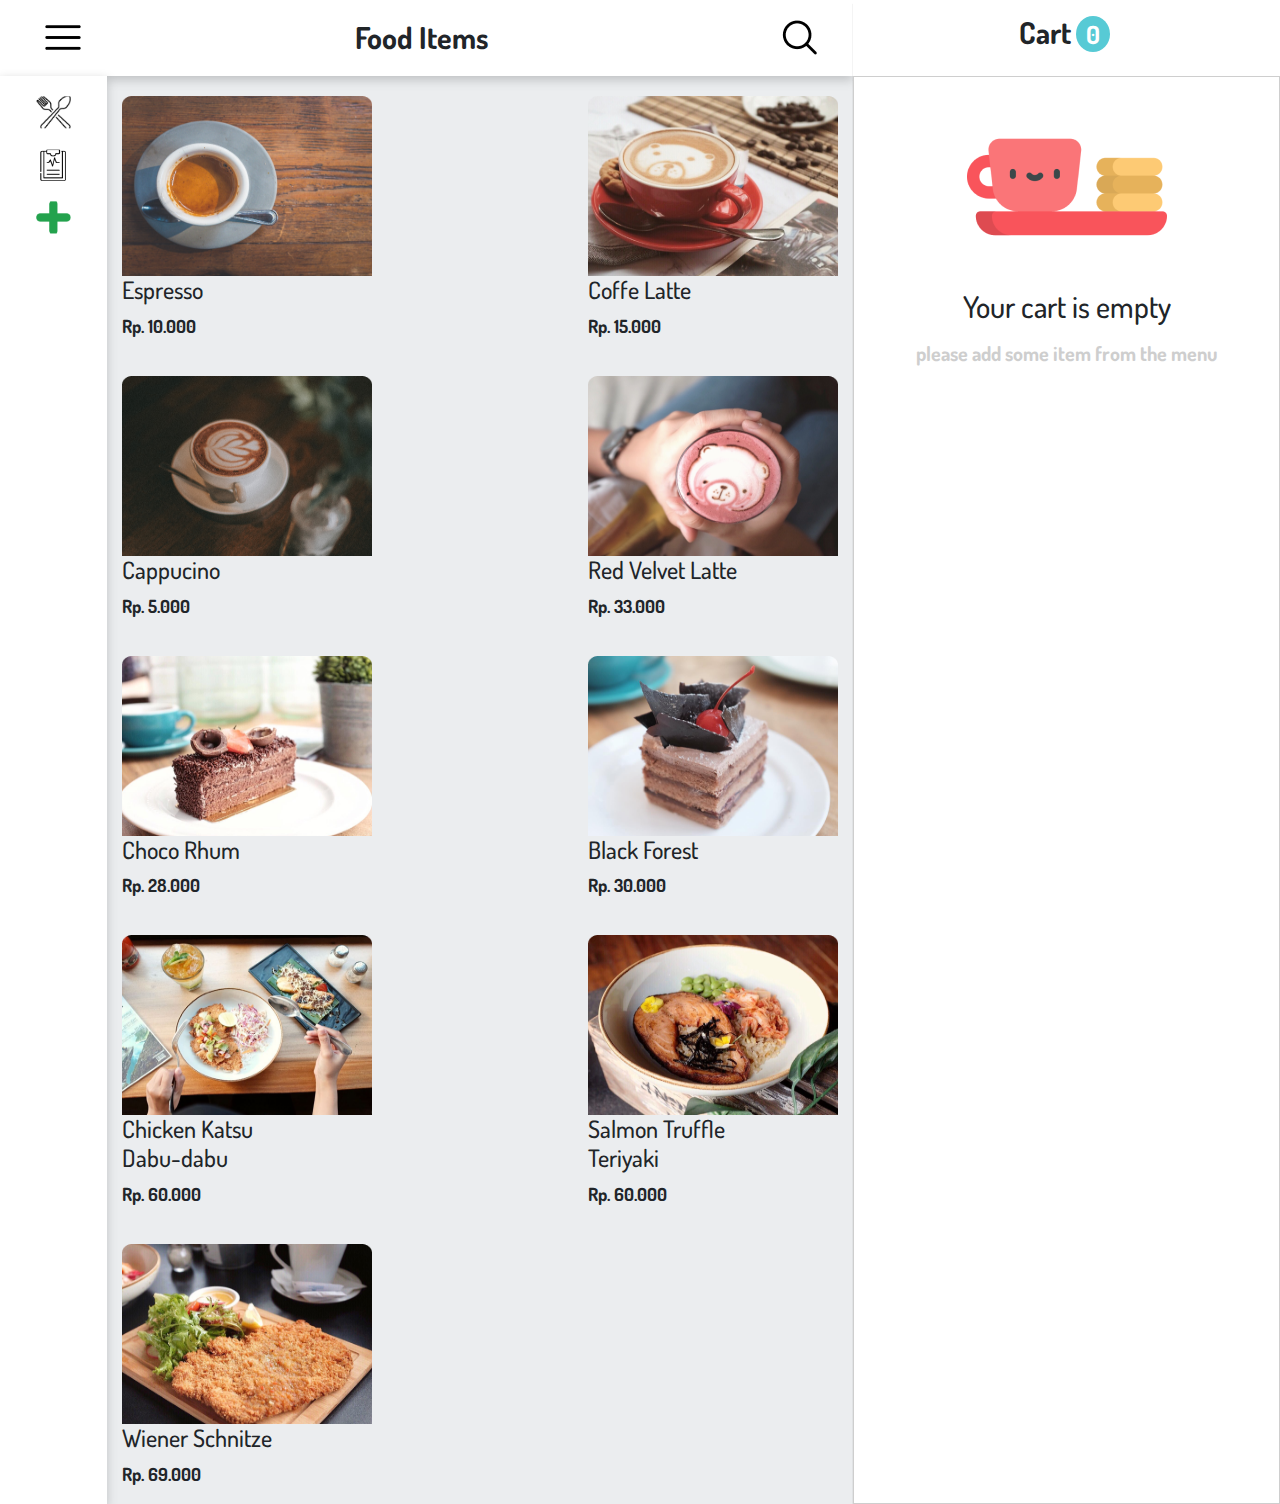
<file: index.html>
<!DOCTYPE html>
<html lang="en">
  <head>
    <!-- Required meta tags -->
    <meta charset="utf-8" />
    <meta
      name="viewport"
      content="width=device-width, initial-scale=1, shrink-to-fit=no"
    />

    <!-- Bootstrap CSS -->
    <link
      rel="stylesheet"
      href="https://maxcdn.bootstrapcdn.com/bootstrap/4.0.0/css/bootstrap.min.css"
      integrity="sha384-Gn5384xqQ1aoWXA+058RXPxPg6fy4IWvTNh0E263XmFcJlSAwiGgFAW/dAiS6JXm"
      crossorigin="anonymous"
    />
    <link rel="stylesheet" href="style.css" />
    <link
      href="https://fonts.googleapis.com/css2?family=Dosis:wght@300;600&display=swap"
      rel="stylesheet"
    />

    <title>POS App</title>
  </head>
  <body>
    <!-- home -->
    <header>
      <div class="container-fluid home">
        <div class="row text-center">
          <div class="col-md-8">
            <div class="menu">
              <a href="index.html">
                <img src="img/menu.png" class="menu-icon" />
              </a>
            </div>
            <div class="food">
              <p>Food Items</p>
            </div>
            <div class="search">
              <img src="img/magnifying-glass.png" />
            </div>
          </div>
          <div class="col-md-4">
            <p>Cart<span>0</span></p>
          </div>
        </div>
      </div>
    </header>

    <!-- sidebar -->
    <main>
      <div class="container-fluid sidebar">
        <div class="row">
          <div class="col-md-1 text-center">
            <div class="fork">
              <a href="home.html">
                <img src="img/fork.png" />
              </a>
            </div>
            <div class="clipboard">
              <a href="history.html">
                <img src="img/clipboard.png" />
              </a>
            </div>
            <div type="button" data-toogle="modal" class="add">
              <img src="img/add.png" />
            </div>
          </div>
          <div class="col-md-7 menu">
            <div>
              <img src="img/jeremy-ricketts-6ZnhM-xBpos-unsplash.png" alt="" />
              <h4>Espresso</h4>
              <p>Rp. 10.000</p>
            </div>
            <div>
              <img src="img/bear.png" alt="" />
              <h4>Coffe Latte</h4>
              <p>Rp. 15.000</p>
            </div>
            <div>
              <img src="img/firdaus-roslan-pN769u0KHNA-unsplash.png" alt="" />
              <h4>Cappucino</h4>
              <p>Rp. 5.000</p>
            </div>
            <div>
              <img src="img/redvelvet.png" alt="" />
              <h4>Red Velvet Latte</h4>
              <p>Rp. 33.000</p>
            </div>
            <div>
              <img src="img/chocorum.png" alt="" />
              <h4>Choco Rhum</h4>
              <p>Rp. 28.000</p>
            </div>
            <div>
              <img src="img/blackforest.png" alt="" />
              <h4>Black Forest</h4>
              <p>Rp. 30.000</p>
            </div>
            <div>
              <img src="img/chickenkatsu.png" alt="" />
              <h4>
                Chicken Katsu<br />
                Dabu-dabu
              </h4>
              <p>Rp. 60.000</p>
            </div>
            <div>
              <img src="img/salmon.png" alt="" />
              <h4>Salmon Truffle <br />Teriyaki</h4>
              <p>Rp. 60.000</p>
            </div>
            <div>
              <img src="img/wiener.png" alt="" />
              <h4>Wiener Schnitze</h4>
              <p>Rp. 69.000</p>
            </div>
          </div>
          <div class="col-md-4 text-center">
            <div>
              <img src="img/food-and-restaurant.png" alt="" />
              <h4>Your cart is empty</h4>
              <p>please add some item from the menu</p>
            </div>
          </div>
        </div>
      </div>
    </main>

    <!-- Optional JavaScript -->
    <!-- jQuery first, then Popper.js, then Bootstrap JS -->
    <script
      src="https://code.jquery.com/jquery-3.2.1.slim.min.js"
      integrity="sha384-KJ3o2DKtIkvYIK3UENzmM7KCkRr/rE9/Qpg6aAZGJwFDMVNA/GpGFF93hXpG5KkN"
      crossorigin="anonymous"
    ></script>
    <script
      src="https://cdnjs.cloudflare.com/ajax/libs/popper.js/1.12.9/umd/popper.min.js"
      integrity="sha384-ApNbgh9B+Y1QKtv3Rn7W3mgPxhU9K/ScQsAP7hUibX39j7fakFPskvXusvfa0b4Q"
      crossorigin="anonymous"
    ></script>
    <script
      src="https://maxcdn.bootstrapcdn.com/bootstrap/4.0.0/js/bootstrap.min.js"
      integrity="sha384-JZR6Spejh4U02d8jOt6vLEHfe/JQGiRRSQQxSfFWpi1MquVdAyjUar5+76PVCmYl"
      crossorigin="anonymous"
    ></script>
  </body>
</html>
</file>
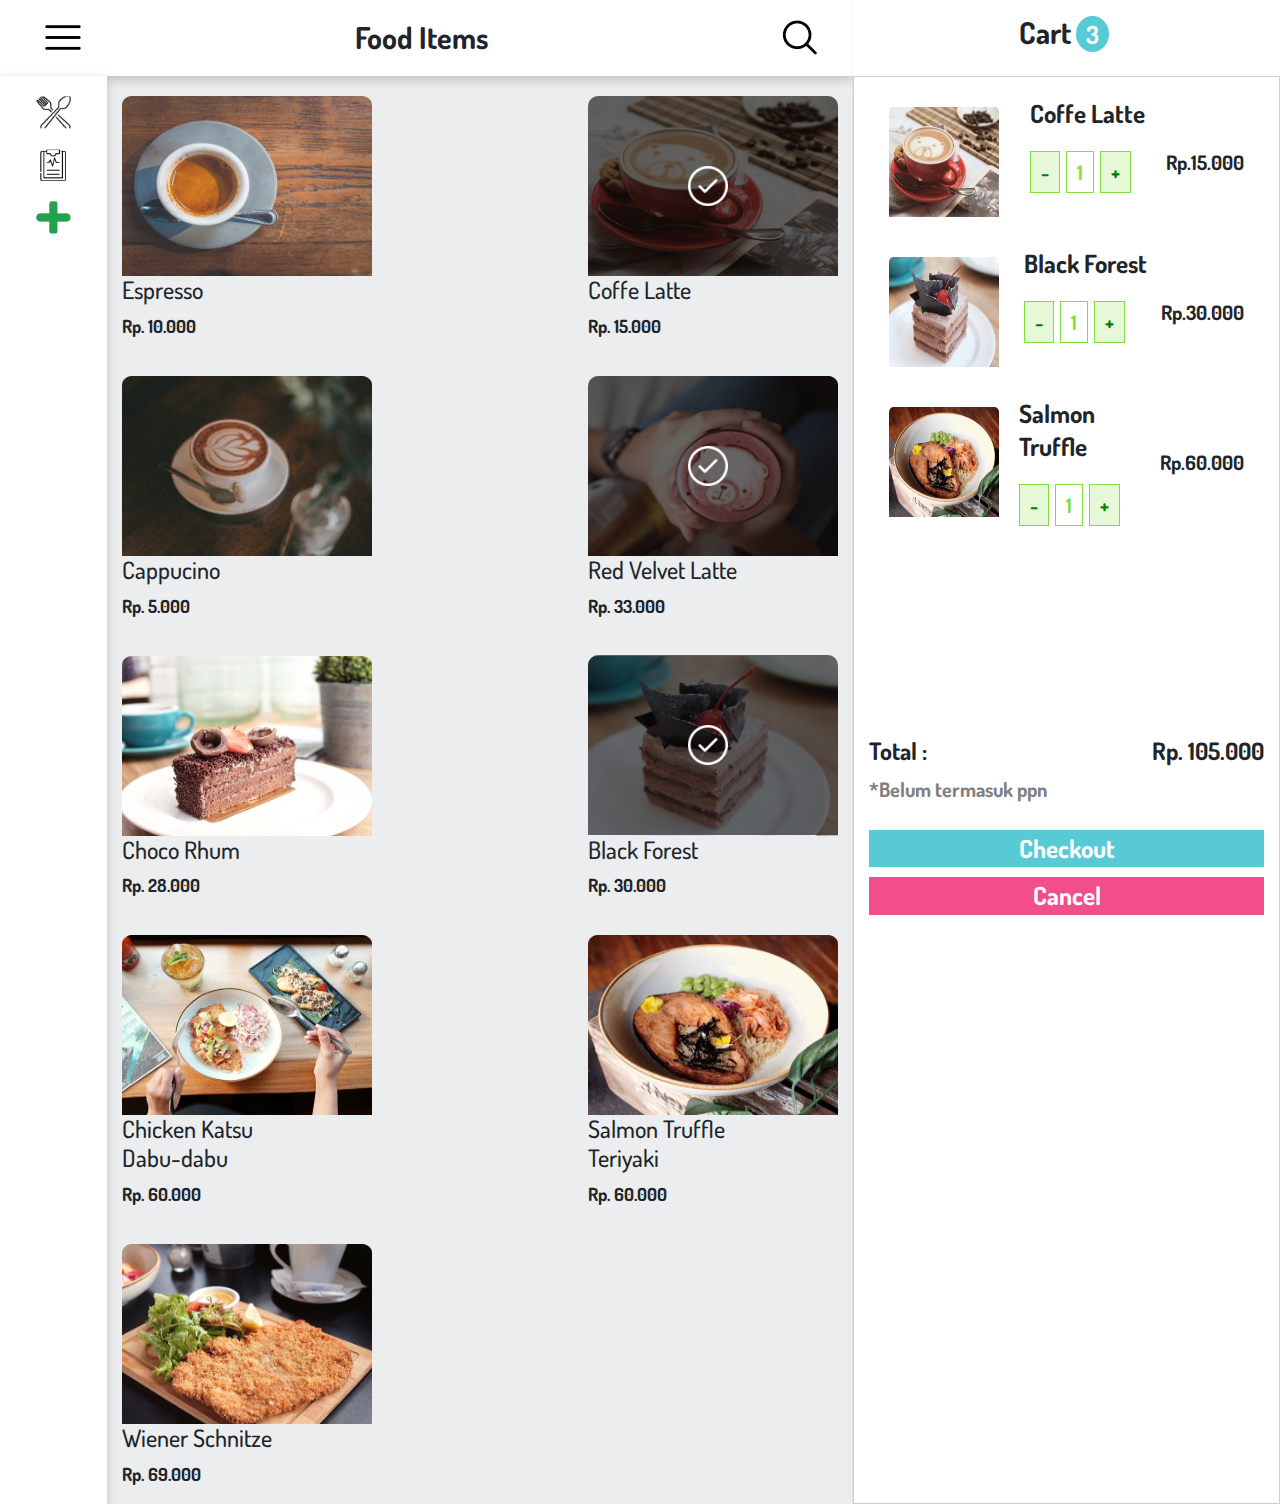
<file: home.html>
<!DOCTYPE html>
<html lang="en">
  <head>
    <!-- Required meta tags -->
    <meta charset="utf-8" />
    <meta
      name="viewport"
      content="width=device-width, initial-scale=1, shrink-to-fit=no"
    />

    <!-- Bootstrap CSS -->
    <link
      rel="stylesheet"
      href="https://maxcdn.bootstrapcdn.com/bootstrap/4.0.0/css/bootstrap.min.css"
      integrity="sha384-Gn5384xqQ1aoWXA+058RXPxPg6fy4IWvTNh0E263XmFcJlSAwiGgFAW/dAiS6JXm"
      crossorigin="anonymous"
    />
    <link rel="stylesheet" href="home.css" />
    <link
      href="https://fonts.googleapis.com/css2?family=Dosis:wght@300;600&display=swap"
      rel="stylesheet"
    />

    <title>POS App</title>
  </head>
  <body>
    <!-- home -->
    <header>
      <div class="container-fluid home">
        <div class="row text-center">
          <div class="col-md-8">
            <div class="menu-icon">
              <a href="index.html">
                <img src="img/menu.png" class="menu-icon" />
              </a>
            </div>
            <div class="food">
              <p>Food Items</p>
            </div>
            <div class="search">
              <img src="img/magnifying-glass.png" />
            </div>
          </div>
          <div class="col-md-4">
            <p>Cart<span>3</span></p>
          </div>
        </div>
      </div>
    </header>

    <!-- sidebar -->
    <main>
      <div class="container-fluid sidebar">
        <div class="row">
          <div class="col-md-1 text-center">
            <div class="fork">
              <a href="home.html">
                <img src="img/fork.png" />
              </a>
            </div>
            <div class="clipboard">
              <a href="history.html">
                <img src="img/clipboard.png" />
              </a>
            </div>
            <div data-toggle="modal" data-target="#add" class="add">
              <img src="img/add.png" />
            </div>
          </div>
          <div class="col-md-7 menu">
            <div>
              <img src="img/jeremy-ricketts-6ZnhM-xBpos-unsplash.png" alt="" />
              <h4>Espresso</h4>
              <p>Rp. 10.000</p>
            </div>
            <div>
              <img src="img/bear.png" alt="" />
              <div class="select-image">
                <img src="img/tick (1).png" class="select-icon" alt="" />
              </div>
              <h4>Coffe Latte</h4>
              <p>Rp. 15.000</p>
            </div>
            <div>
              <img src="img/firdaus-roslan-pN769u0KHNA-unsplash.png" alt="" />
              <h4>Cappucino</h4>
              <p>Rp. 5.000</p>
            </div>
            <div>
              <img src="img/redvelvet.png" alt="" />
              <h4>Red Velvet Latte</h4>
              <p>Rp. 33.000</p>
            </div>
            <div>
              <img src="img/chocorum.png" alt="" />
              <h4>Choco Rhum</h4>
              <p>Rp. 28.000</p>
            </div>
            <div class="hover">
              <img src="img/blackforest.png" alt="" />
              <div class="select-image1">
                <img src="img/tick (1).png" class="select-icon" alt="" />
              </div>
              <h4>Black Forest</h4>
              <p>Rp. 30.000</p>
            </div>
            <div>
              <img src="img/chickenkatsu.png" alt="" />
              <h4>
                Chicken Katsu<br />
                Dabu-dabu
              </h4>
              <p>Rp. 60.000</p>
            </div>
            <div>
              <img src="img/salmon.png" alt="" />
              <div class="select-image2">
                <img src="img/tick (1).png" class="select-icon" alt="" />
              </div>
              <h4>Salmon Truffle <br />Teriyaki</h4>
              <p>Rp. 60.000</p>
            </div>
            <div>
              <img src="img/wiener.png" alt="" />
              <h4>Wiener Schnitze</h4>
              <p>Rp. 69.000</p>
            </div>
          </div>
          <div class="col-md-4 cart">
            <div class="img-cart">
              <div class="hover">
                <img src="img/bear.png" alt="" />
              </div>
              <div class="items">
                <p>Coffe Latte</p>
                <div class="min">-</div>
                <div class="number">1</div>
                <div class="plus">+</div>
              </div>
              <div class="price">
                <p>Rp.15.000</p>
              </div>
            </div>

            <div class="img-cart1">
              <div class="hover">
                <img src="img/blackforest.png" alt="" />
              </div>
              <div class="items">
                <p>Black Forest</p>
                <div class="min">-</div>
                <div class="number">1</div>
                <div class="plus">+</div>
              </div>
              <div class="price">
                <p>Rp.30.000</p>
              </div>
            </div>

            <div class="img-cart2">
              <div class="hover">
                <img src="img/salmon.png" alt="" />
              </div>
              <div class="items">
                <p>Salmon Truffle</p>
                <div class="min">-</div>
                <div class="number">1</div>
                <div class="plus">+</div>
              </div>
              <div class="price">
                <p>Rp.60.000</p>
              </div>
            </div>

            <div class="total">
              <div>
                <h4>Total :</h4>
                <p>*Belum termasuk ppn</p>
              </div>
              <div>
                <h4>Rp. 105.000</h4>
              </div>
            </div>
            <div class="total-box">
              <div class="checkout" data-toggle="modal" data-target="#checkout">
                Checkout
              </div>
              <div class="cancel">Cancel</div>
            </div>
          </div>
        </div>
      </div>
    </main>

    <!-- Modal add -->
    <div
      class="modal fade"
      id="add"
      tabindex="-1"
      role="dialog"
      aria-labelledby="exampleModalLabel"
      aria-hidden="true"
    >
      <div class="modal-dialog" role="document">
        <div class="modal-content">
          <div class="modal-header">
            <h5 class="modal-title" id="exampleModalLabel">Modal title</h5>
            <button
              type="button"
              class="close"
              data-dismiss="modal"
              aria-label="Close"
            >
              <span aria-hidden="true">&times;</span>
            </button>
          </div>
          <div class="modal-body add">
            <div>
              <form>
                <div class="form-group row">
                  <label for="name" class="col-sm-2 col-form-label">Name</label>
                  <div class="col-sm-10">
                    <input type="text" class="form-control" id="name" />
                  </div>
                </div>

                <div class="form-group row">
                  <label for="image" class="col-sm-2 col-form-label"
                    >Image</label
                  >
                  <div class="col-sm-10">
                    <input type="text" class="form-control" id="image" />
                  </div>
                </div>

                <div class="form-group row">
                  <label for="price" class="col-sm-2 col-form-label"
                    >Price</label
                  >
                  <div class="col-sm-10 price">
                    <input type="text" class="form-control" id="price" />
                  </div>
                </div>

                <div class="form-group row">
                  <label for="category" class="col-sm-2 col-form-label"
                    >Category</label
                  >
                  <div class="col-sm-10 category">
                    <select type="text" class="form-control" id="category">
                      <option>Category</option>
                      <option value="Main Course">Main Course</option>
                      <option value="Coffe">Coffe</option>
                      <option value="Dessert">Dessert</option>
                    </select>
                  </div>
                </div>
              </form>
            </div>
          </div>
          <div class="modal-footer">
            <button type="button" class="btn btn-pink" data-dismiss="modal">
              Cancel
            </button>
            <button type="button" class="btn btn-blue">Add</button>
          </div>
        </div>
      </div>
    </div>

    <!-- Modal checkout -->
    <div
      class="modal fade"
      id="checkout"
      tabindex="-1"
      role="dialog"
      aria-labelledby="exampleModalLabel"
      aria-hidden="true"
    >
      <div class="modal-dialog" role="document">
        <div class="modal-content">
          <div class="modal-header">
            <h5 class="modal-title" id="exampleModalLabel">Checkout</h5>
            <button
              type="button"
              class="close"
              data-dismiss="modal"
              aria-label="Close"
            >
              <span aria-hidden="true">&times;</span>
            </button>
          </div>
          <div class="modal-body checkout">
            <div>
              <p>Coffe Latte 1x</p>
              <p>Black Forest 1x</p>
              <p>Salmon Truffle Teriyaki 1x</p>
              <p>Ppn 10%</p>
            </div>
            <div>
              <p>Rp. 15.000</p>
              <p>Rp. 30.000</p>
              <p>Rp. 60.000</p>
              <p>Rp. 10.500</p>
            </div>
          </div>
          <div class="modal-footer footer">
            <div class="print">
              Print
            </div>
            <p>Or</p>
            <div class="send-email">Send Email</div>
          </div>
        </div>
      </div>
    </div>

    <!-- Optional JavaScript -->
    <!-- jQuery first, then Popper.js, then Bootstrap JS -->
    <script
      src="https://code.jquery.com/jquery-3.2.1.slim.min.js"
      integrity="sha384-KJ3o2DKtIkvYIK3UENzmM7KCkRr/rE9/Qpg6aAZGJwFDMVNA/GpGFF93hXpG5KkN"
      crossorigin="anonymous"
    ></script>
    <script
      src="https://cdnjs.cloudflare.com/ajax/libs/popper.js/1.12.9/umd/popper.min.js"
      integrity="sha384-ApNbgh9B+Y1QKtv3Rn7W3mgPxhU9K/ScQsAP7hUibX39j7fakFPskvXusvfa0b4Q"
      crossorigin="anonymous"
    ></script>
    <script
      src="https://maxcdn.bootstrapcdn.com/bootstrap/4.0.0/js/bootstrap.min.js"
      integrity="sha384-JZR6Spejh4U02d8jOt6vLEHfe/JQGiRRSQQxSfFWpi1MquVdAyjUar5+76PVCmYl"
      crossorigin="anonymous"
    ></script>
  </body>
</html>
</file>
<file: style.css>
body {
  background-color: #e5e5e5;
  font-size: 18px;
  font-family: "Dosis", sans-serif;
}

/* top md8 */
/* menu */
.home .col-md-8 {
  display: flex;
  justify-content: space-between;
}

.col-md-8 {
  position: relative;
  width: 100%;
  min-height: 1px;
  padding-right: 15px;
  padding-left: 15px;
  background: white;
  box-shadow: 0px 4px 10px rgba(0, 0, 0, 0.25);
}

img.menu-icon {
  padding-top: 20px;
  padding-left: 30px;
  padding-bottom: 20px;
}

/* fooditem */
.col-md-8 p {
  font-size: 30px;
  font-weight: bold;
  padding-top: 15px;
}

/* search */
.search {
  padding: 20px;
}

/* top md4 */
.row .col-md-4 {
  position: relative;
  width: 100%;
  font-size: 30px;
  padding-top: 10px;
  background: white;
  box-shadow: 0px 4px 1px rgba(0, 0, 0, 0.25);
}

.col-md-4 p {
  font-weight: bold;
}
.col-md-4 span {
  background-color: #57cad5;
  color: white;
  border-radius: 50%;
  margin: 5px;
  font-size: 25px;
  padding-top: 2px;
  padding-left: 10px;
  padding-right: 10px;
  padding-bottom: 2px;
}
/* --------------------------------------------------- */
/* sidebar */
.sidebar .row {
  display: flex;
  flex-wrap: wrap;

  background: white;
  box-shadow: 0px 4px 10px rgba(0, 0, 0, 0.25);
}

.sidebar .col-md-1 {
  min-height: 1px;
  padding-right: 15px;
  padding-left: 15px;

  background: white;
  box-shadow: 0px 4px 10px rgba(0, 0, 0, 0.25);
}
/* icon */
.sidebar img {
  width: 35px;
}
.col-md-1 .fork {
  margin-top: 20px;
  margin-bottom: 20px;
}
.col-md-1 .clipboard {
  margin-top: 20px;
  margin-bottom: 20px;
}
.col-md-1 .add {
  margin-top: 20px;
  margin-bottom: 20px;
}

.sidebar .col-md-4 {
  font-size: 30px;
  padding-top: 10px;
  background: white;
  box-shadow: 0px 4px 1px rgba(0, 0, 0, 0.25);
}
/* ------------------------------------------------ */
/* menu */
.col-md-7 {
  /* display: grid;
  grid-template-columns: 1fr 1fr 1fr; */
  display: flex;
  flex-direction: row;
  flex-wrap: wrap;
  justify-content: space-between;

  background: rgba(190, 195, 202, 0.3);
}

.sidebar .col-md-7 img {
  width: 250px;
  height: 200px;
  padding-top: 20px;
  vertical-align: middle;
  border-style: none;
}
.col-md-7 p {
  font-weight: bold;
}

/* ------------------------------------- */
/* cart bottom */
.sidebar .col-md-4 {
  background: white;
  border: 1px solid #cecece;
}

.sidebar .col-md-4 img {
  width: 200px;
  height: 200px;
  vertical-align: middle;
}

.sidebar .col-md-4 h4 {
  font-size: 30px;
  line-height: 39px;
}

.sidebar .col-md-4 p {
  font-size: 20px;
  line-height: 39px;
  color: #cecece;
}

/* responsive */
/* small size */
@media screen and (max-width: 600px) {
  .col-md-7 {
    /* display: grid;
        grid-template-columns: 1fr 1fr 1fr; */
    display: flex;
    flex-wrap: wrap;
    justify-content: center;
  }
  .sidebar .col-md-1 {
    display: flex;
    flex-direction: row;
    justify-content: space-between;
    min-height: 1px;
    padding-right: 15px;
    padding-left: 15px;

    background: white;
    box-shadow: 0px 4px 10px rgba(0, 0, 0, 0.25);
  }
}

/* medium size */
@media (min-width: 700px) and (max-width: 1000px) {
  .col-md-7 {
    /* display: grid;
            grid-template-columns: 1fr 1fr 1fr; */
    display: flex;
    flex-wrap: wrap;
    justify-content: space-between;
  }
  .sidebar .col-md-7 img {
    width: 200px;
    height: 200px;
    padding-top: 20px;
    vertical-align: middle;
    border-style: none;
  }

  img.menu-icon {
    padding-top: 20px;
    padding-left: 0px;
    padding-bottom: 20px;
  }
  .col-md-1 .fork {
    margin-top: 20px;
    margin-bottom: 20px;
  }
  .col-md-1 .clipboard {
    margin-top: 20px;
    margin-bottom: 20px;
  }

  .col-md-1 .fork img {
    width: 40px;
  }
  .col-md-1 .clipboard img {
    width: 40px;
  }
  .col-md-1 .add img {
    width: 40px;
  }
}
</file>
<file: home.css>
body {
  background-color: #e5e5e5;
  font-size: 18px;
  font-family: "Dosis", sans-serif;
}

/* top md8 */
/* menu */
header .home .col-md-8 {
  display: flex;
  justify-content: space-between;
}

header .col-md-8 {
  position: relative;
  width: 100%;
  padding-right: 15px;
  padding-left: 15px;
  background: white;
  box-shadow: 0px 4px 10px rgba(0, 0, 0, 0.25);
}

img.menu-icon {
  padding-top: 20px;
  padding-left: 30px;
  padding-bottom: 20px;
}

/* fooditem */
.col-md-8 p {
  font-size: 30px;
  font-weight: bold;
  padding-top: 15px;
}

/* search */
.search {
  padding: 20px;
}

/* top md4 */
.row .col-md-4 {
  position: relative;
  width: 100%;
  font-size: 30px;
  padding-top: 10px;
  background: white;
  box-shadow: 0px 4px 1px rgba(0, 0, 0, 0.25);
}

.col-md-4 p {
  font-weight: bold;
}
.col-md-4 span {
  background-color: #57cad5;
  color: white;
  border-radius: 50%;
  margin: 5px;
  font-size: 25px;
  padding-top: 2px;
  padding-left: 10px;
  padding-right: 10px;
  padding-bottom: 2px;
}
/* --------------------------------------------------- */
/* sidebar */
.sidebar .row {
  display: flex;
  flex-wrap: wrap;

  background: white;
  box-shadow: 0px 4px 10px rgba(0, 0, 0, 0.25);
}

.sidebar .col-md-1 {
  padding-right: 15px;
  padding-left: 15px;

  background: white;
  box-shadow: 0px 4px 10px rgba(0, 0, 0, 0.25);
}
/* icon */
.sidebar img {
  width: 35px;
}

.col-md-1 .fork {
  margin-top: 20px;
  margin-bottom: 20px;
}
.col-md-1 .clipboard {
  margin-top: 20px;
  margin-bottom: 20px;
}
.col-md-1 .add {
  margin-top: 20px;
  margin-bottom: 20px;
}

.sidebar .col-md-4 {
  font-size: 30px;
  padding-top: 10px;
  background: white;
  box-shadow: 0px 4px 1px rgba(0, 0, 0, 0.25);
}
/* ------------------------------------------------ */
/* menu */
.cart .hover:hover {
  box-shadow: 0px 1px 0px rgb(0, 255, 239);
  transform: scale(1.02);
}
.menu {
  display: flex;
  flex-direction: row;
  flex-wrap: wrap;
  justify-content: space-between;
  background: rgba(190, 195, 202, 0.3);
}

.menu p {
  font-weight: bold;
}

.sidebar .menu img {
  width: 250px;
  height: 200px;
  padding-top: 20px;
  vertical-align: middle;
  border-style: none;
}

/* checklist */
.menu .select-image .select-icon {
  margin-top: 50px;
  margin-left: 100px;
  width: 40px;
  height: 60px;
}
.menu .select-image1 .select-icon {
  margin-top: 50px;
  margin-left: 100px;
  width: 40px;
  height: 60px;
}
.menu .select-image2 .select-icon {
  margin-top: 50px;
  margin-left: 100px;
  width: 40px;
  height: 60px;
}

.menu .select-image {
  width: 250px;
  height: 180px;
  margin-top: 20px;
  border-radius: 10px 10px 0px 0px;
  background-color: rgba(0, 0, 0, 0.6);
  position: absolute;
  top: 0;
}
.menu .select-image1 {
  width: 250px;
  height: 180px;
  margin-top: 300px;
  border-radius: 10px 10px 0px 0px;
  background-color: rgba(0, 0, 0, 0.6);
  position: absolute;
  top: 0;
}
.menu .select-image2 {
  width: 250px;
  height: 180px;
  margin-top: 579px;
  border-radius: 10px 10px 0px 0px;
  background-color: rgba(0, 0, 0, 0.6);
  position: absolute;
  top: 0;
}

/* ------------------------------------- */
/* cart bottom */
.cart {
  background: white;
  border: 1px solid #cecece;
}

.cart .img-cart {
  display: flex;
  justify-content: space-between;
}

.cart .img-cart img {
  padding: 20px;
  width: 150px;
  height: 150px;
  vertical-align: middle;
}

.cart .img-cart .items .min {
  display: inline-block;
  border: 1px solid limegreen;
  padding: 5px 10px;
  color: green;
  font-size: 20px;
  font-weight: bold;
  background: rgba(130, 222, 58, 0.2);
  border: 1px solid #82de3a;
  box-sizing: border-box;
}

.cart .img-cart .items .number {
  display: inline-block;
  border: 1px solid limegreen;
  padding: 5px 10px;
  color: #82de3a;
  font-size: 20px;
  font-weight: bold;
  background: #ffffff;
  border: 1px solid #82de3a;
  box-sizing: border-box;
}

.cart .img-cart .items .plus {
  display: inline-block;
  border: 1px solid limegreen;
  padding: 5px 10px;
  color: green;
  font-size: 20px;
  font-weight: bold;
  background: rgba(130, 222, 58, 0.2);
  border: 1px solid #82de3a;
  box-sizing: border-box;
}
.cart .img-cart .items p {
  margin-right: 10px;
  margin-top: 10px;
  font-size: 25px;
  font-weight: bold;
  line-height: 33px;
}

.cart .img-cart .price {
  font-size: 20px;
  margin-top: 60px;
  padding-right: 20px;
  font-weight: bold;
}
/* 1-------------------------- */
.cart .img-cart1 {
  display: flex;
  justify-content: space-between;
}

.cart .img-cart1 img {
  padding: 20px;
  width: 150px;
  height: 150px;
  vertical-align: middle;
}

.cart .img-cart1 .items .min {
  display: inline-block;
  border: 1px solid limegreen;
  padding: 5px 10px;
  color: green;
  font-size: 20px;
  font-weight: bold;
  background: rgba(130, 222, 58, 0.2);
  border: 1px solid #82de3a;
  box-sizing: border-box;
}

.cart .img-cart1 .items .number {
  display: inline-block;
  border: 1px solid limegreen;
  padding: 5px 10px;
  color: #82de3a;
  font-size: 20px;
  font-weight: bold;
  background: #ffffff;
  border: 1px solid #82de3a;
  box-sizing: border-box;
}

.cart .img-cart1 .items .plus {
  display: inline-block;
  border: 1px solid limegreen;
  padding: 5px 10px;
  color: green;
  font-size: 20px;
  font-weight: bold;
  background: rgba(130, 222, 58, 0.2);
  border: 1px solid #82de3a;
  box-sizing: border-box;
}
.cart .img-cart1 .items p {
  margin-right: 10px;
  margin-top: 10px;
  font-size: 25px;
  font-weight: bold;
  line-height: 33px;
}

.cart .img-cart1 .price {
  font-size: 20px;
  margin-top: 60px;
  padding-right: 20px;
  font-weight: bold;
}
/* 2---------------------------- */

.cart .img-cart2 {
  display: flex;
  justify-content: space-between;
}

.cart .img-cart2 img {
  padding: 20px;
  width: 150px;
  height: 150px;
  vertical-align: middle;
}

.cart .img-cart2 .items .min {
  display: inline-block;
  border: 1px solid limegreen;
  padding: 5px 10px;
  color: green;
  font-size: 20px;
  font-weight: bold;
  background: rgba(130, 222, 58, 0.2);
  border: 1px solid #82de3a;
  box-sizing: border-box;
}

.cart .img-cart2 .items .number {
  display: inline-block;
  border: 1px solid limegreen;
  padding: 5px 10px;
  color: #82de3a;
  font-size: 20px;
  font-weight: bold;
  background: #ffffff;
  border: 1px solid #82de3a;
  box-sizing: border-box;
}

.cart .img-cart2 .items .plus {
  display: inline-block;
  border: 1px solid limegreen;
  padding: 5px 10px;
  color: green;
  font-size: 20px;
  font-weight: bold;
  background: rgba(130, 222, 58, 0.2);
  border: 1px solid #82de3a;
  box-sizing: border-box;
}
.cart .img-cart2 .items p {
  margin-right: 10px;
  margin-top: 10px;
  font-size: 25px;
  font-weight: bold;
  line-height: 33px;
}

.cart .img-cart2 .price {
  font-size: 20px;
  margin-top: 60px;
  padding-right: 20px;
  font-weight: bold;
}
/* ----------------------------- */
.cart .total {
  display: flex;
  justify-content: space-between;
}

.cart .total h4 {
  margin-top: 200px;
  font-size: 24px;
  font-weight: bold;
}

.cart .total p {
  font-size: 20px;
  color: grey;
}

.cart .total-box .checkout {
  margin-top: 10px;
  font-size: 25px;
  font-weight: bold;
  text-align: center;
  color: white;
  background: #57cad5;
}

.cart .total-box .cancel {
  margin-top: 10px;
  background: #f24f8a;
  font-size: 25px;
  font-weight: bold;
  text-align: center;
  color: white;
}

/* modal add*/
.fade .add {
  display: flex;
  justify-content: wrap;
}

.fade .modal-dialog .modal-title {
  font-size: 35px;
  font-weight: bold;
}

.fade .add label {
  font-weight: bold;
}

.fade .add .row {
  margin-left: 20px;
  width: 400px;
}

.fade .btn-pink {
  color: white;
  background: #f24f8a;
}

.fade .btn-blue {
  color: white;
  background: #57cad5;
}

/* modal checkout */
.fade .checkout {
  display: flex;
  justify-content: space-between;
}

.fade .checkout p {
  font-weight: bold;
}

.fade .footer {
  display: flex;
  flex-direction: column;
}
.fade .footer .send-email {
  margin-top: 10px;
  width: 400px;
  font-size: 25px;
  font-weight: bold;
  text-align: center;
  color: white;
  background: #57cad5;
  border-radius: 10px;
}

.fade .footer p {
  margin-bottom: -10px;
  font-weight: bold;
}

.fade .footer .print {
  margin-top: 10px;
  width: 400px;
  font-size: 25px;
  font-weight: bold;
  text-align: center;
  color: white;
  background: #f24f8a;
  border-radius: 10px;
}

/* RESPONSIVE */
/* small size */
@media screen and (max-width: 600px) {
  .sidebar .col-md-1 {
    display: flex;
    flex-direction: row;
    justify-content: space-between;
    background: white;
    box-shadow: 0px 4px 10px rgba(0, 0, 0, 0.25);
  }
  .col-md-7 {
    /* display: grid;
            grid-template-columns: 1fr 1fr 1fr; */
    display: flex;
    flex-wrap: wrap;
    justify-content: center;
  }
  /* ------------------------------------------------ */
  .cart .img-cart img {
    padding: 20px;
    width: 110px;
    height: 110px;
    vertical-align: middle;
  }

  .cart .img-cart .items .min {
    display: inline-block;
    border: 1px solid limegreen;
    padding: 5px 10px;
    color: green;
    font-size: 10px;
    font-weight: bold;
    background: rgba(130, 222, 58, 0.2);
    border: 1px solid #82de3a;
    box-sizing: border-box;
  }

  .cart .img-cart .items .number {
    display: inline-block;
    border: 1px solid limegreen;
    padding: 5px 10px;
    color: #82de3a;
    font-size: 10px;
    font-weight: bold;
    background: #ffffff;
    border: 1px solid #82de3a;
    box-sizing: border-box;
  }

  .cart .img-cart .items .plus {
    display: inline-block;
    border: 1px solid limegreen;
    padding: 5px 10px;
    color: green;
    font-size: 10px;
    font-weight: bold;
    background: rgba(130, 222, 58, 0.2);
    border: 1px solid #82de3a;
    box-sizing: border-box;
  }
  .cart .img-cart .items p {
    margin-right: 10px;
    margin-top: 10px;
    font-size: 20px;
    font-weight: bold;
    line-height: 33px;
  }

  .cart .img-cart .price {
    font-size: 15px;
    margin-top: 60px;
    padding-right: 20px;
    font-weight: bold;
  }
  /* 1 ---------------------- */
  .cart .img-cart1 {
    display: flex;
    justify-content: space-between;
  }

  .cart .img-cart1 img {
    padding: 20px;
    width: 110px;
    height: 110px;
    vertical-align: middle;
  }

  .cart .img-cart1 .items .min {
    display: inline-block;
    border: 1px solid limegreen;
    padding: 5px 10px;
    color: green;
    font-size: 10px;
    font-weight: bold;
    background: rgba(130, 222, 58, 0.2);
    border: 1px solid #82de3a;
    box-sizing: border-box;
  }

  .cart .img-cart1 .items .number {
    display: inline-block;
    border: 1px solid limegreen;
    padding: 5px 10px;
    color: #82de3a;
    font-size: 10px;
    font-weight: bold;
    background: #ffffff;
    border: 1px solid #82de3a;
    box-sizing: border-box;
  }

  .cart .img-cart1 .items .plus {
    display: inline-block;
    border: 1px solid limegreen;
    padding: 5px 10px;
    color: green;
    font-size: 10px;
    font-weight: bold;
    background: rgba(130, 222, 58, 0.2);
    border: 1px solid #82de3a;
    box-sizing: border-box;
  }
  .cart .img-cart1 .items p {
    margin-right: 10px;
    margin-top: 10px;
    font-size: 20px;
    font-weight: bold;
    line-height: 33px;
  }

  .cart .img-cart1 .price {
    font-size: 15px;
    margin-top: 60px;
    padding-right: 20px;
    font-weight: bold;
  }
  /* 2 ------------------------- */
  .cart .img-cart2 {
    display: flex;
    justify-content: space-between;
  }

  .cart .img-cart2 img {
    padding: 20px;
    width: 110px;
    height: 110px;
    vertical-align: middle;
  }

  .cart .img-cart2 .items .min {
    display: inline-block;
    border: 1px solid limegreen;
    padding: 5px 10px;
    color: green;
    font-size: 10px;
    font-weight: bold;
    background: rgba(130, 222, 58, 0.2);
    border: 1px solid #82de3a;
    box-sizing: border-box;
  }

  .cart .img-cart2 .items .number {
    display: inline-block;
    border: 1px solid limegreen;
    padding: 5px 10px;
    color: #82de3a;
    font-size: 10px;
    font-weight: bold;
    background: #ffffff;
    border: 1px solid #82de3a;
    box-sizing: border-box;
  }

  .cart .img-cart2 .items .plus {
    display: inline-block;
    border: 1px solid limegreen;
    padding: 5px 10px;
    color: green;
    font-size: 10px;
    font-weight: bold;
    background: rgba(130, 222, 58, 0.2);
    border: 1px solid #82de3a;
    box-sizing: border-box;
  }
  .cart .img-cart2 .items p {
    margin-right: 10px;
    margin-top: 10px;
    font-size: 20px;
    font-weight: bold;
    line-height: 33px;
  }

  .cart .img-cart2 .price {
    font-size: 15px;
    margin-top: 60px;
    padding-right: 20px;
    font-weight: bold;
  }
  .fade .footer .print {
    margin-top: 10px;
    width: 250px;
    font-size: 25px;
    font-weight: bold;
    text-align: center;
    color: white;
    background: #f24f8a;
    border-radius: 10px;
  }
  .fade .footer .send-email {
    margin-top: 10px;
    width: 250px;
    font-size: 25px;
    font-weight: bold;
    text-align: center;
    color: white;
    background: #57cad5;
    border-radius: 10px;
  }

  .fade .add .row {
    margin-left: 10px;
    width: 250px;
  }
}

/* medium size */
@media (min-width: 700px) and (max-width: 1000px) {
  .col-md-7 {
    /* display: grid;
              grid-template-columns: 1fr 1fr 1fr; */
    display: flex;
    flex-wrap: wrap;
    justify-content: space-between;
  }

  .sidebar .col-md-7 img {
    width: 200px;
    height: 200px;
    padding-top: 20px;
    vertical-align: middle;
    border-style: none;
  }

  img.menu-icon {
    padding-top: 20px;
    padding-left: 0px;
    padding-bottom: 20px;
  }

  .col-md-1 .fork {
    margin-top: 20px;
    margin-bottom: 20px;
  }
  .col-md-1 .clipboard {
    margin-top: 20px;
    margin-bottom: 20px;
  }

  /* filter */
  .menu .select-image .select-icon {
    margin-top: 50px;
    margin-left: 80px;
    width: 40px;
    height: 60px;
  }
  .menu .select-image1 .select-icon {
    margin-top: 50px;
    margin-left: 80px;
    width: 40px;
    height: 60px;
  }
  .menu .select-image2 .select-icon {
    margin-top: 50px;
    margin-left: 80px;
    width: 40px;
    height: 60px;
  }
  .menu .select-image {
    width: 200px;
  }
  .menu .select-image1 {
    width: 200px;
    margin-top: 578px;
  }
  .menu .select-image2 {
    width: 200px;
    margin-top: 857px;
  }
  /* cart ------------------------- */
  .cart .img-cart {
    display: flex;
    justify-content: space-between;
  }

  .cart .img-cart img {
    padding: 20px;
    width: 110px;
    height: 110px;
    vertical-align: middle;
  }

  .cart .img-cart .items .min {
    display: inline-block;
    border: 1px solid limegreen;
    padding: 5px 10px;
    color: green;
    font-size: 10px;
    font-weight: bold;
    background: rgba(130, 222, 58, 0.2);
    border: 1px solid #82de3a;
    box-sizing: border-box;
  }

  .cart .img-cart .items .number {
    display: inline-block;
    border: 1px solid limegreen;
    padding: 5px 10px;
    color: #82de3a;
    font-size: 10px;
    font-weight: bold;
    background: #ffffff;
    border: 1px solid #82de3a;
    box-sizing: border-box;
  }

  .cart .img-cart .items .plus {
    display: inline-block;
    border: 1px solid limegreen;
    padding: 5px 10px;
    color: green;
    font-size: 10px;
    font-weight: bold;
    background: rgba(130, 222, 58, 0.2);
    border: 1px solid #82de3a;
    box-sizing: border-box;
  }
  .cart .img-cart .items p {
    margin-right: 10px;
    margin-top: 10px;
    font-size: 25px;
    font-weight: bold;
    line-height: 33px;
  }

  .cart .img-cart .price {
    font-size: 15px;
    margin-top: 60px;
    padding-right: 20px;
    font-weight: bold;
  }

  /* 1 ---------------------- */
  .cart .img-cart1 {
    display: flex;
    justify-content: space-between;
  }

  .cart .img-cart1 img {
    padding: 20px;
    width: 110px;
    height: 110px;
    vertical-align: middle;
  }

  .cart .img-cart1 .items .min {
    display: inline-block;
    border: 1px solid limegreen;
    padding: 5px 10px;
    color: green;
    font-size: 10px;
    font-weight: bold;
    background: rgba(130, 222, 58, 0.2);
    border: 1px solid #82de3a;
    box-sizing: border-box;
  }

  .cart .img-cart1 .items .number {
    display: inline-block;
    border: 1px solid limegreen;
    padding: 5px 10px;
    color: #82de3a;
    font-size: 10px;
    font-weight: bold;
    background: #ffffff;
    border: 1px solid #82de3a;
    box-sizing: border-box;
  }

  .cart .img-cart1 .items .plus {
    display: inline-block;
    border: 1px solid limegreen;
    padding: 5px 10px;
    color: green;
    font-size: 10px;
    font-weight: bold;
    background: rgba(130, 222, 58, 0.2);
    border: 1px solid #82de3a;
    box-sizing: border-box;
  }
  .cart .img-cart1 .items p {
    margin-right: 10px;
    margin-top: 10px;
    font-size: 20px;
    font-weight: bold;
    line-height: 33px;
  }

  .cart .img-cart1 .price {
    font-size: 15px;
    margin-top: 60px;
    padding-right: 20px;
    font-weight: bold;
  }
  /* 2 ------------------------- */
  .cart .img-cart2 {
    display: flex;
    justify-content: space-between;
  }

  .cart .img-cart2 img {
    padding: 20px;
    width: 110px;
    height: 110px;
    vertical-align: middle;
  }

  .cart .img-cart2 .items .min {
    display: inline-block;
    border: 1px solid limegreen;
    padding: 5px 10px;
    color: green;
    font-size: 10px;
    font-weight: bold;
    background: rgba(130, 222, 58, 0.2);
    border: 1px solid #82de3a;
    box-sizing: border-box;
  }

  .cart .img-cart2 .items .number {
    display: inline-block;
    border: 1px solid limegreen;
    padding: 5px 10px;
    color: #82de3a;
    font-size: 10px;
    font-weight: bold;
    background: #ffffff;
    border: 1px solid #82de3a;
    box-sizing: border-box;
  }

  .cart .img-cart2 .items .plus {
    display: inline-block;
    border: 1px solid limegreen;
    padding: 5px 10px;
    color: green;
    font-size: 10px;
    font-weight: bold;
    background: rgba(130, 222, 58, 0.2);
    border: 1px solid #82de3a;
    box-sizing: border-box;
  }
  .cart .img-cart2 .items p {
    margin-right: 10px;
    margin-top: 10px;
    font-size: 20px;
    font-weight: bold;
    line-height: 33px;
  }

  .cart .img-cart2 .price {
    font-size: 14px;
    margin-top: 60px;
    padding-right: 20px;
    font-weight: bold;
  }

  .cart .total h4 {
    margin-top: 200px;
    font-size: 20px;
    font-weight: bold;
  }

  .cart .total p {
    font-size: 15px;
    color: grey;
  }
}

/* large size */
@media (min-width: 1001px) and (max-width: 1025px) {
  .col-md-7 {
    /* display: grid;
                grid-template-columns: 1fr 1fr 1fr; */
    display: flex;
    flex-wrap: wrap;
    justify-content: space-between;
  }

  .sidebar .col-md-7 img {
    width: 250px;
    height: 250px;
    padding-top: 20px;
    vertical-align: middle;
    border-style: none;
  }

  img.menu-icon {
    padding-top: 20px;
    padding-left: 0px;
    padding-bottom: 20px;
  }

  .col-md-1 .fork {
    margin-top: 20px;
    margin-bottom: 20px;
  }
  .col-md-1 .clipboard {
    margin-top: 20px;
    margin-bottom: 20px;
  }

  /* filter */
  .menu .select-image .select-icon {
    margin-top: 70px;
    margin-left: 110px;
    width: 40px;
    height: 60px;
  }
  .menu .select-image1 .select-icon {
    margin-top: 70px;
    margin-left: 110px;
    width: 40px;
    height: 60px;
  }
  .menu .select-image2 .select-icon {
    margin-top: 70px;
    margin-left: 110px;
    width: 40px;
    height: 60px;
  }
  .menu .select-image {
    width: 250px;
    height: 230px;
  }
  .menu .select-image1 {
    width: 250px;
    height: 230px;
    margin-top: 680px;
  }
  .menu .select-image2 {
    width: 250px;
    height: 230px;
    margin-top: 1008px;
  }
  /* cart ------------------------- */
  .cart .img-cart {
    display: flex;
    justify-content: space-between;
  }

  .cart .img-cart img {
    padding: 20px;
    width: 110px;
    height: 110px;
    vertical-align: middle;
  }

  .cart .img-cart .items .min {
    display: inline-block;
    border: 1px solid limegreen;
    padding: 5px 10px;
    color: green;
    font-size: 10px;
    font-weight: bold;
    background: rgba(130, 222, 58, 0.2);
    border: 1px solid #82de3a;
    box-sizing: border-box;
  }

  .cart .img-cart .items .number {
    display: inline-block;
    border: 1px solid limegreen;
    padding: 5px 10px;
    color: #82de3a;
    font-size: 10px;
    font-weight: bold;
    background: #ffffff;
    border: 1px solid #82de3a;
    box-sizing: border-box;
  }

  .cart .img-cart .items .plus {
    display: inline-block;
    border: 1px solid limegreen;
    padding: 5px 10px;
    color: green;
    font-size: 10px;
    font-weight: bold;
    background: rgba(130, 222, 58, 0.2);
    border: 1px solid #82de3a;
    box-sizing: border-box;
  }
  .cart .img-cart .items p {
    margin-right: 10px;
    margin-top: 10px;
    font-size: 20px;
    font-weight: bold;
    line-height: 33px;
  }

  .cart .img-cart .price {
    font-size: 20px;
    margin-top: 60px;
    padding-right: 20px;
    font-weight: bold;
  }

  /* 1 ---------------------- */
  .cart .img-cart1 {
    display: flex;
    justify-content: space-between;
  }

  .cart .img-cart1 img {
    padding: 20px;
    width: 110px;
    height: 110px;
    vertical-align: middle;
  }

  .cart .img-cart1 .items .min {
    display: inline-block;
    border: 1px solid limegreen;
    padding: 5px 10px;
    color: green;
    font-size: 10px;
    font-weight: bold;
    background: rgba(130, 222, 58, 0.2);
    border: 1px solid #82de3a;
    box-sizing: border-box;
  }

  .cart .img-cart1 .items .number {
    display: inline-block;
    border: 1px solid limegreen;
    padding: 5px 10px;
    color: #82de3a;
    font-size: 10px;
    font-weight: bold;
    background: #ffffff;
    border: 1px solid #82de3a;
    box-sizing: border-box;
  }

  .cart .img-cart1 .items .plus {
    display: inline-block;
    border: 1px solid limegreen;
    padding: 5px 10px;
    color: green;
    font-size: 10px;
    font-weight: bold;
    background: rgba(130, 222, 58, 0.2);
    border: 1px solid #82de3a;
    box-sizing: border-box;
  }
  .cart .img-cart1 .items p {
    margin-right: 10px;
    margin-top: 10px;
    font-size: 20px;
    font-weight: bold;
    line-height: 33px;
  }

  .cart .img-cart1 .price {
    font-size: 20px;
    margin-top: 60px;
    padding-right: 20px;
    font-weight: bold;
  }
  /* 2 ------------------------- */
  .cart .img-cart2 {
    display: flex;
    justify-content: space-between;
  }

  .cart .img-cart2 img {
    padding: 20px;
    width: 110px;
    height: 110px;
    vertical-align: middle;
  }

  .cart .img-cart2 .items .min {
    display: inline-block;
    border: 1px solid limegreen;
    padding: 5px 10px;
    color: green;
    font-size: 10px;
    font-weight: bold;
    background: rgba(130, 222, 58, 0.2);
    border: 1px solid #82de3a;
    box-sizing: border-box;
  }

  .cart .img-cart2 .items .number {
    display: inline-block;
    border: 1px solid limegreen;
    padding: 5px 10px;
    color: #82de3a;
    font-size: 10px;
    font-weight: bold;
    background: #ffffff;
    border: 1px solid #82de3a;
    box-sizing: border-box;
  }

  .cart .img-cart2 .items .plus {
    display: inline-block;
    border: 1px solid limegreen;
    padding: 5px 10px;
    color: green;
    font-size: 10px;
    font-weight: bold;
    background: rgba(130, 222, 58, 0.2);
    border: 1px solid #82de3a;
    box-sizing: border-box;
  }
  .cart .img-cart2 .items p {
    margin-right: 10px;
    margin-top: 10px;
    font-size: 20px;
    font-weight: bold;
    line-height: 33px;
  }

  .cart .img-cart2 .price {
    font-size: 20px;
    margin-top: 60px;
    padding-right: 20px;
    font-weight: bold;
  }

  .cart .total h4 {
    margin-top: 200px;
    font-size: 20px;
    font-weight: bold;
  }

  .cart .total p {
    font-size: 15px;
    color: grey;
  }
}
</file>
